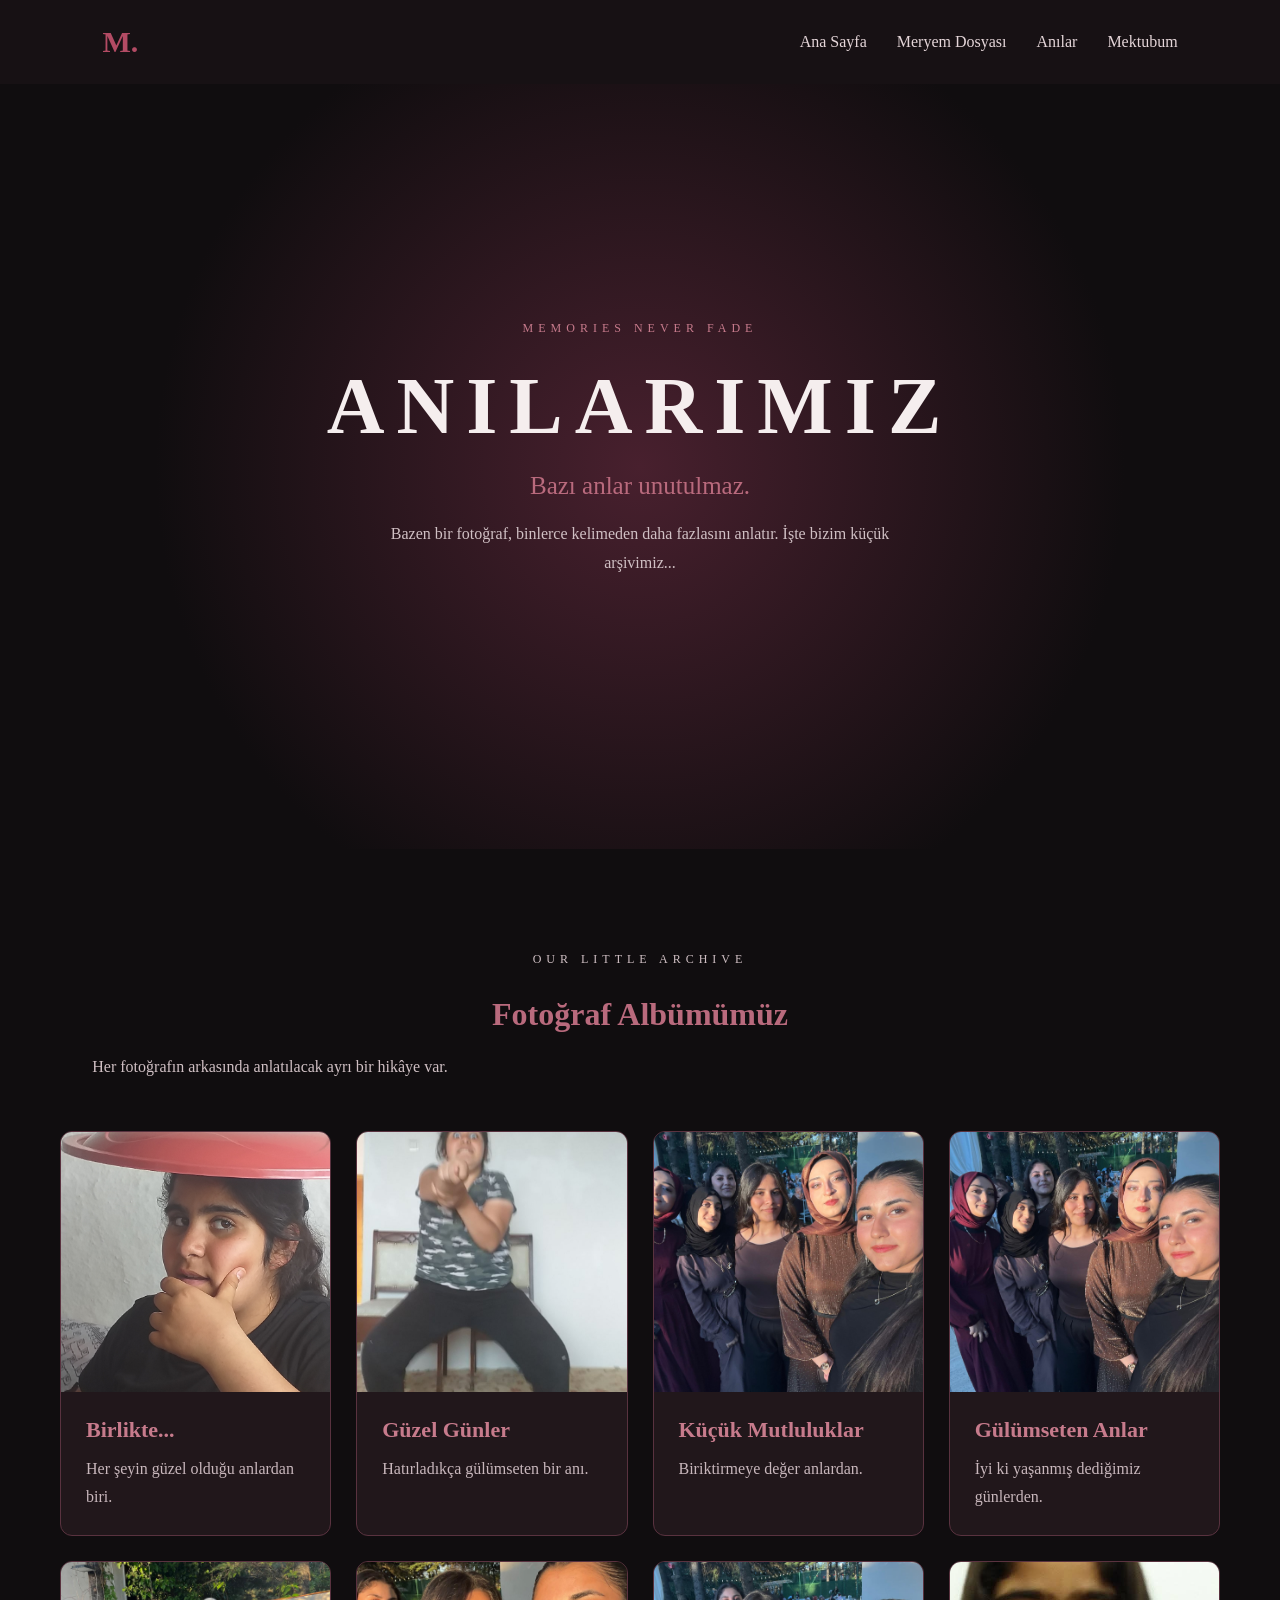
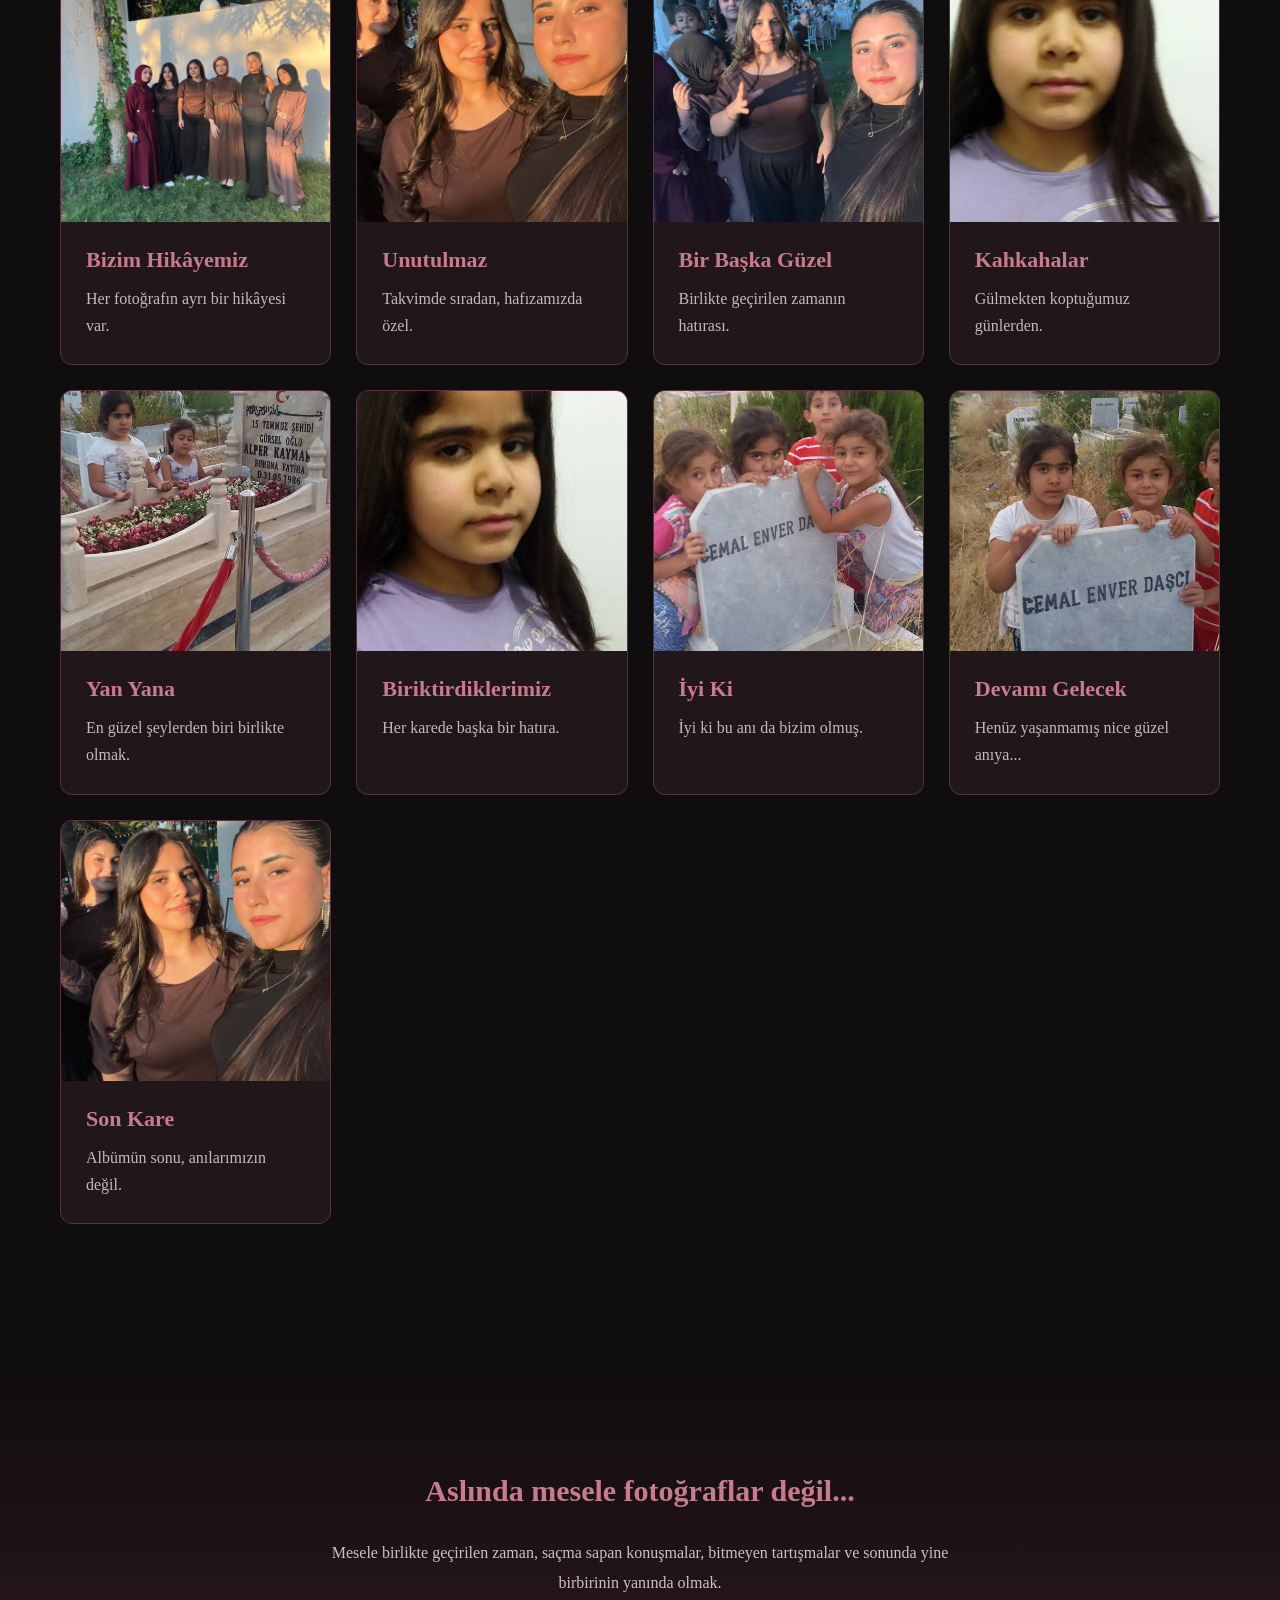
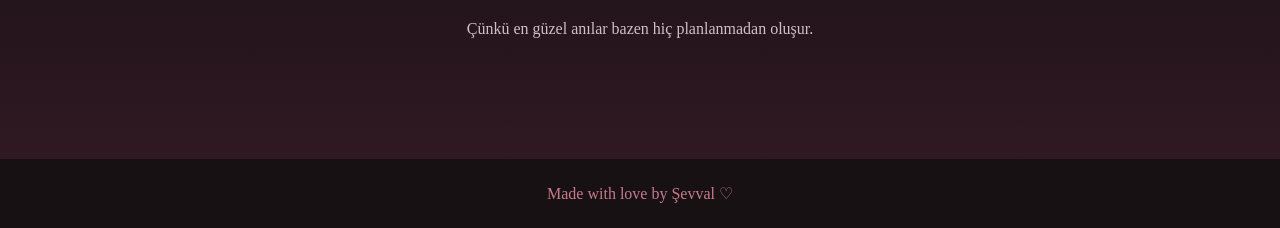
<file: pages/anilar.html>
<!DOCTYPE html>
<html lang="tr">

<head>
    <meta charset="UTF-8">
    <meta name="viewport" content="width=device-width, initial-scale=1.0">

    <title>Anılarımız | Meryem</title>

    <link rel="stylesheet" href="../css/style.css">
</head>

<body>

    <!-- MENÜ -->
    <header>
        <nav class="navbar">

            <a href="../index.html" class="logo">M.</a>

            <ul>
                <li><a href="../index.html">Ana Sayfa</a></li>
                <li><a href="dosya.html">Meryem Dosyası</a></li>
                <li><a href="anilar.html">Anılar</a></li>
                <li><a href="mektup.html">Mektubum</a></li>
            </ul>

        </nav>
    </header>


    <!-- SAYFA GİRİŞİ -->
    <section class="hero">

        <p class="small-title">MEMORIES NEVER FADE</p>

        <h1>ANILARIMIZ</h1>

        <h2>Bazı anlar unutulmaz.</h2>

        <p class="description">
            Bazen bir fotoğraf, binlerce kelimeden
            daha fazlasını anlatır.
            İşte bizim küçük arşivimiz...
        </p>

    </section>


    <!-- FOTOĞRAF GALERİSİ -->
    <section class="content-section">

        <p class="small-title">OUR LITTLE ARCHIVE</p>

        <h2>Fotoğraf Albümümüz</h2>

        <p class="description">
            Her fotoğrafın arkasında anlatılacak
            ayrı bir hikâye var.
        </p>


        <div class="memory-gallery">

            <div class="memory-card">
                <img src="../images/meryem1.jpg" alt="Birinci anımız">
                <div class="memory-info">
                    <h3>Birlikte...</h3>
                    <p>Her şeyin güzel olduğu anlardan biri.</p>
                </div>
            </div>


            <div class="memory-card">
                <img src="../images/meryem2.jpg" alt="İkinci anımız">
                <div class="memory-info">
                    <h3>Güzel Günler</h3>
                    <p>Hatırladıkça gülümseten bir anı.</p>
                </div>
            </div>


            <div class="memory-card">
                <img src="../images/meryem3.jpg" alt="Üçüncü anımız">
                <div class="memory-info">
                    <h3>Küçük Mutluluklar</h3>
                    <p>Biriktirmeye değer anlardan.</p>
                </div>
            </div>


            <div class="memory-card">
                <img src="../images/meryem4.jpg" alt="Dördüncü anımız">
                <div class="memory-info">
                    <h3>Gülümseten Anlar</h3>
                    <p>İyi ki yaşanmış dediğimiz günlerden.</p>
                </div>
            </div>


            <div class="memory-card">
                <img src="../images/meryem5.jpg" alt="Beşinci anımız">
                <div class="memory-info">
                    <h3>Bizim Hikâyemiz</h3>
                    <p>Her fotoğrafın ayrı bir hikâyesi var.</p>
                </div>
            </div>


            <div class="memory-card">
                <img src="../images/meryem6.jpg" alt="Altıncı anımız">
                <div class="memory-info">
                    <h3>Unutulmaz</h3>
                    <p>Takvimde sıradan, hafızamızda özel.</p>
                </div>
            </div>


            <div class="memory-card">
                <img src="../images/meryem7.jpg" alt="Yedinci anımız">
                <div class="memory-info">
                    <h3>Bir Başka Güzel</h3>
                    <p>Birlikte geçirilen zamanın hatırası.</p>
                </div>
            </div>


            <div class="memory-card">
                <img src="../images/meryem8.jpg" alt="Sekizinci anımız">
                <div class="memory-info">
                    <h3>Kahkahalar</h3>
                    <p>Gülmekten koptuğumuz günlerden.</p>
                </div>
            </div>


            <div class="memory-card">
                <img src="../images/meryem9.jpg" alt="Dokuzuncu anımız">
                <div class="memory-info">
                    <h3>Yan Yana</h3>
                    <p>En güzel şeylerden biri birlikte olmak.</p>
                </div>
            </div>


            <div class="memory-card">
                <img src="../images/meryem10.jpg" alt="Onuncu anımız">
                <div class="memory-info">
                    <h3>Biriktirdiklerimiz</h3>
                    <p>Her karede başka bir hatıra.</p>
                </div>
            </div>


            <div class="memory-card">
                <img src="../images/meryem11.jpg" alt="On birinci anımız">
                <div class="memory-info">
                    <h3>İyi Ki</h3>
                    <p>İyi ki bu anı da bizim olmuş.</p>
                </div>
            </div>


            <div class="memory-card">
                <img src="../images/meryem12.jpg" alt="On ikinci anımız">
                <div class="memory-info">
                    <h3>Devamı Gelecek</h3>
                    <p>Henüz yaşanmamış nice güzel anıya...</p>
                </div>
            </div>


            <div class="memory-card">
                <img src="../images/meryem13.jpg" alt="On üçüncü anımız">
                <div class="memory-info">
                    <h3>Son Kare</h3>
                    <p>Albümün sonu, anılarımızın değil.</p>
                </div>
            </div>

        </div>

    </section>


    <!-- ANILAR HAKKINDA MESAJ -->
    <section class="memory-message">

        <h2>Aslında mesele fotoğraflar değil...</h2>

        <p>
            Mesele birlikte geçirilen zaman,
            saçma sapan konuşmalar,
            bitmeyen tartışmalar ve sonunda
            yine birbirinin yanında olmak.
        </p>

        <p>
            Çünkü en güzel anılar bazen
            hiç planlanmadan oluşur.
        </p>

    </section>


    <!-- ALT BİLGİ -->
    <footer>

        <p>Made with love by Şevval ♡</p>

    </footer>

</body>
</html>
</file>
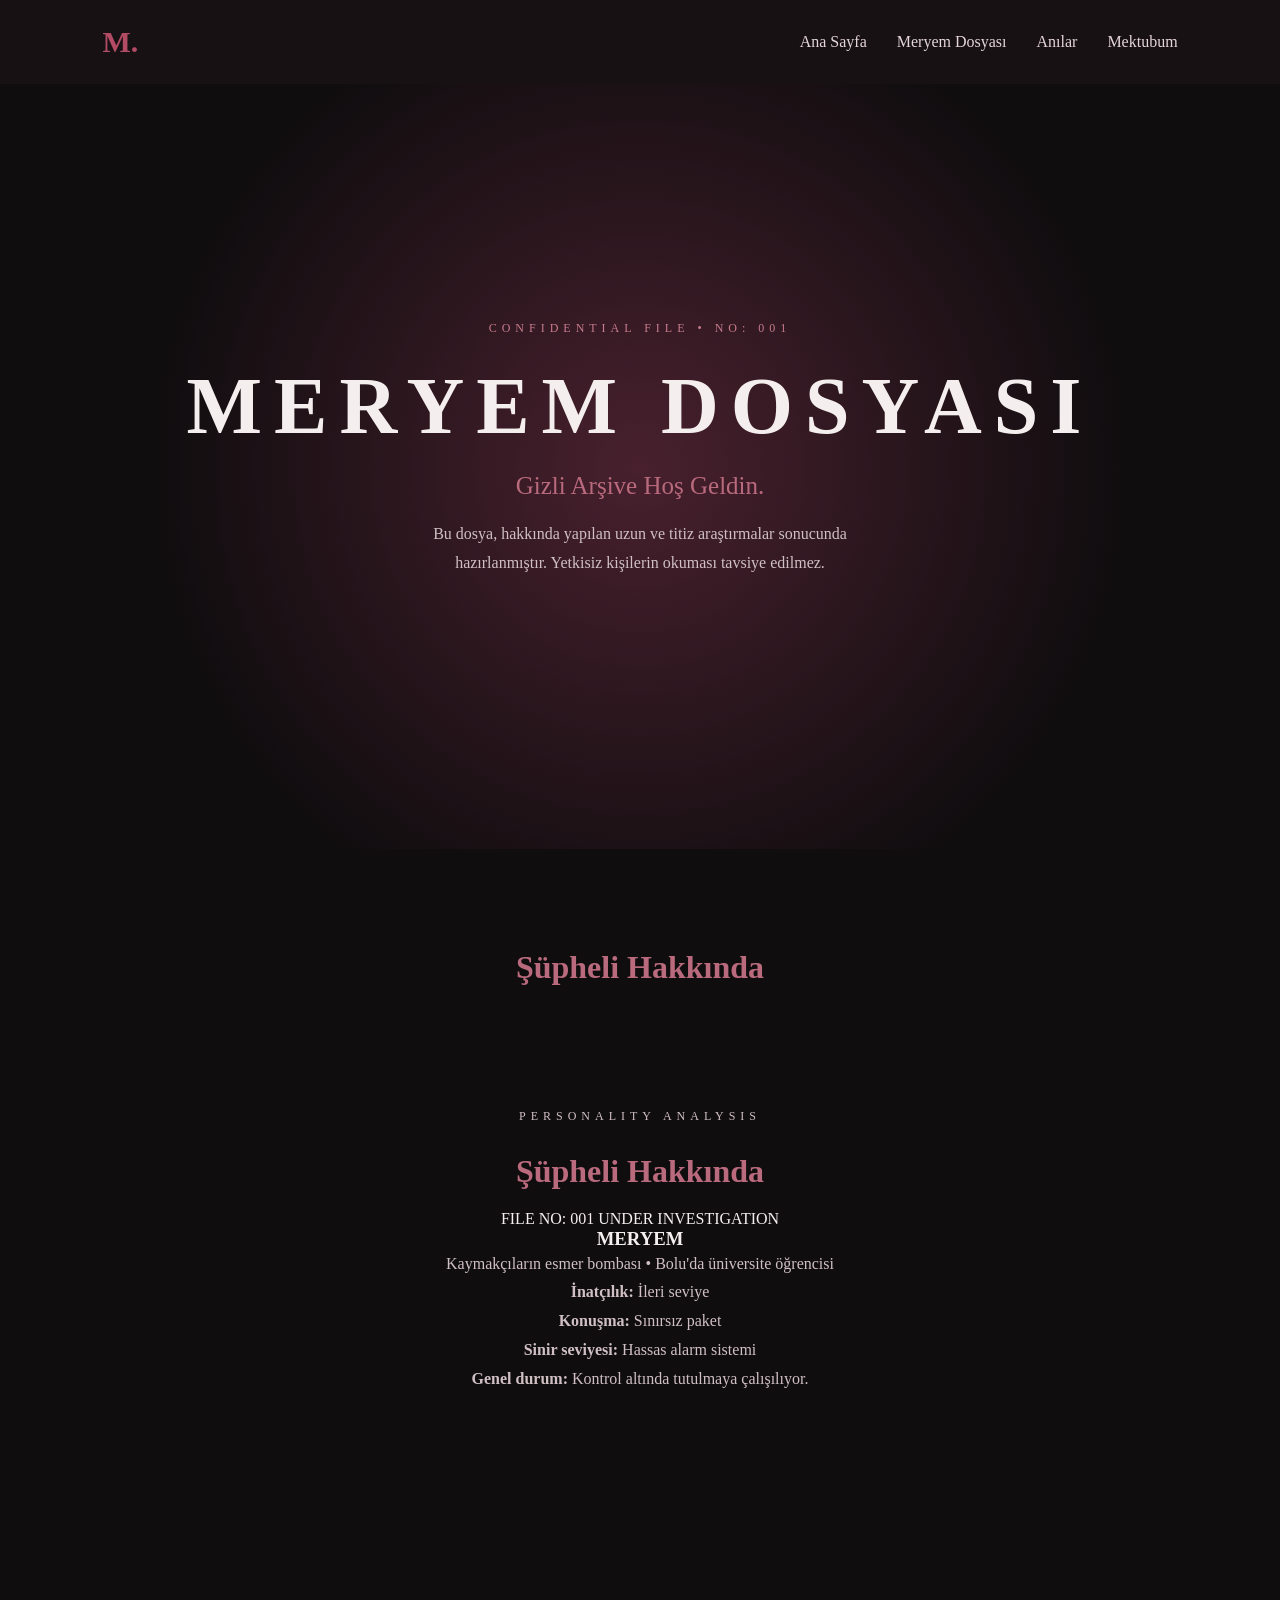
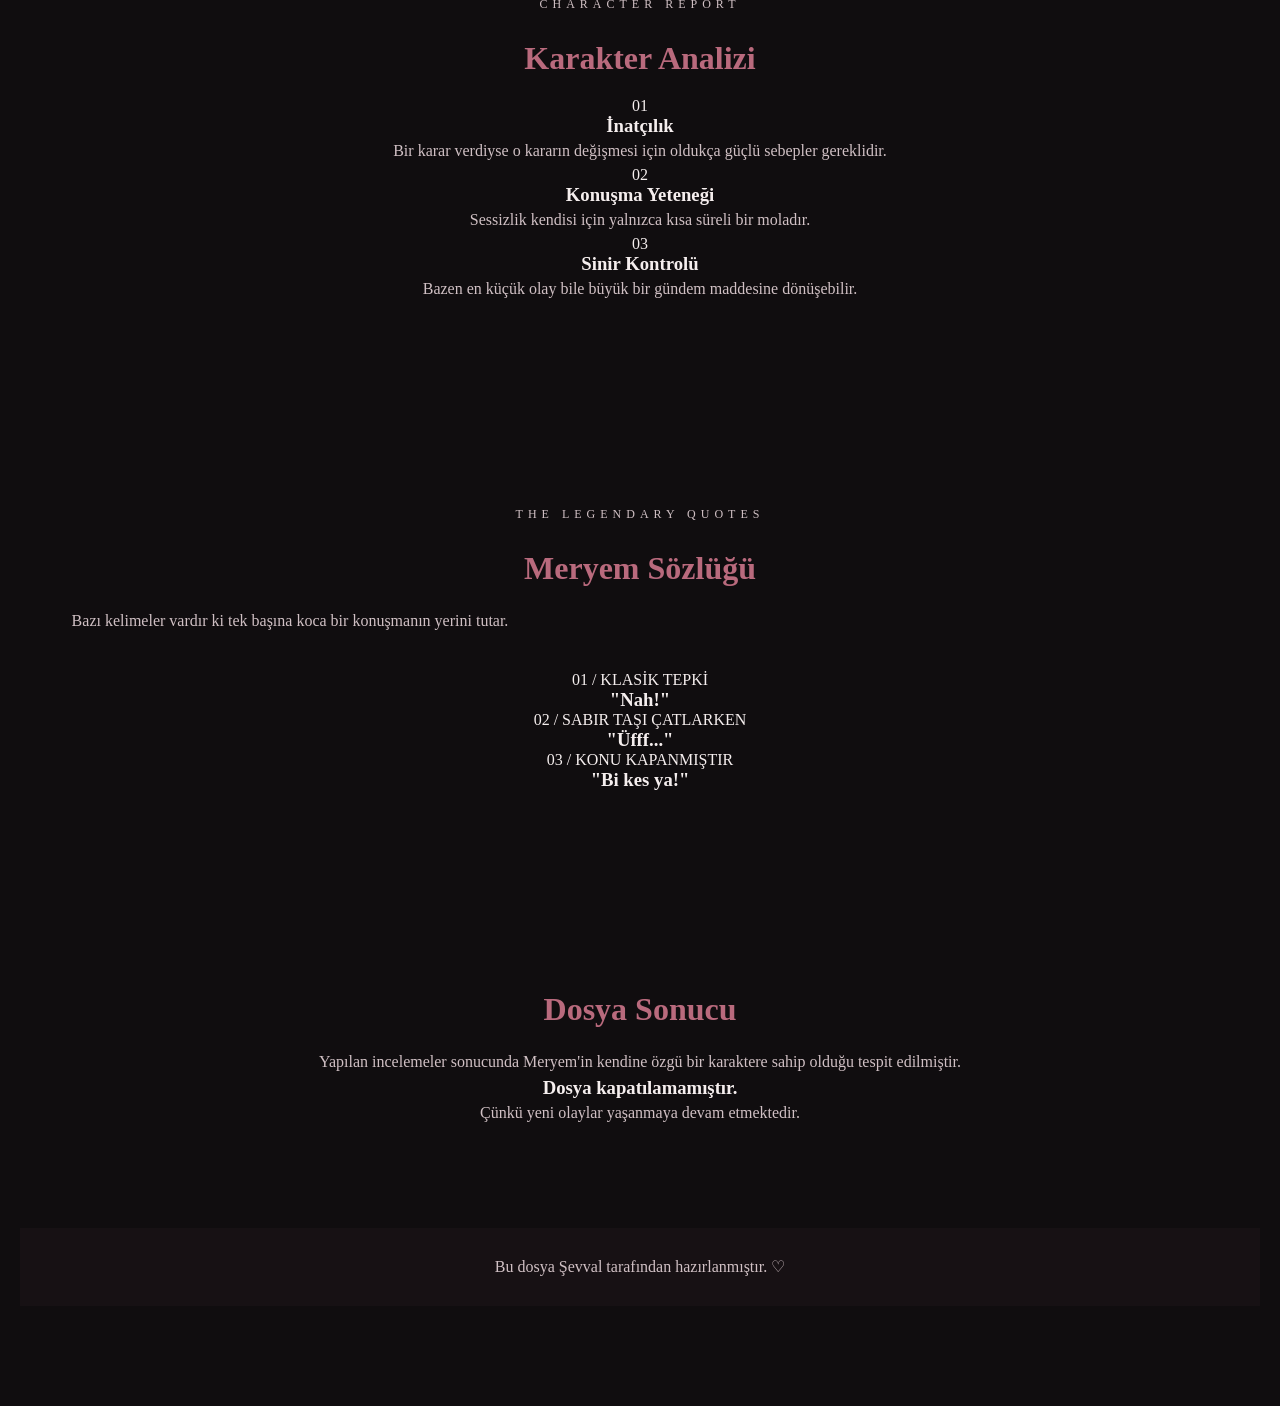
<file: pages/dosya.html>
<!DOCTYPE html>
<html lang="tr">

<head>
    <meta charset="UTF-8">
    <meta name="viewport" content="width=device-width, initial-scale=1.0">

    <title>Meryem Dosyası | Gizli Arşiv</title>

    <link rel="stylesheet" href="../css/style.css">
</head>

<body>

    <!-- MENÜ -->
    <header>
        <nav class="navbar">
            <a href="../index.html" class="logo">M.</a>

            <ul>
                <li><a href="../index.html">Ana Sayfa</a></li>
                <li><a href="dosya.html">Meryem Dosyası</a></li>
                <li><a href="anilar.html">Anılar</a></li>
                <li><a href="mektup.html">Mektubum</a></li>
            </ul>
        </nav>
    </header>

    <!-- SAYFA BAŞLIĞI -->
    <section class="hero">
        <p class="small-title">CONFIDENTIAL FILE • NO: 001</p>

        <h1>MERYEM DOSYASI</h1>

        <h2>Gizli Arşive Hoş Geldin.</h2>

        <p class="description">
            Bu dosya, hakkında yapılan uzun ve titiz
            araştırmalar sonucunda hazırlanmıştır.
            Yetkisiz kişilerin okuması tavsiye edilmez.
        </p>
    </section>

    <!-- KİŞİLİK ANALİZİ -->
    <section class="content-section">

        <h2>Şüpheli Hakkında</h2>
        
<!-- MERYEM PROFİLİ -->
<section class="content-section">

    <p class="small-title">PERSONALITY ANALYSIS</p>

    <h2>Şüpheli Hakkında</h2>

    <div class="profile-card">

        <div class="profile-header">
            <span class="file-number">FILE NO: 001</span>
            <span class="status">UNDER INVESTIGATION</span>
        </div>

        <h3>MERYEM</h3>

        <p class="profile-subtitle">
          Kaymakçıların esmer bombası • Bolu'da üniversite öğrencisi
        </p>

        <div class="profile-details">
            <p><strong>İnatçılık:</strong> İleri seviye</p>
            <p><strong>Konuşma:</strong> Sınırsız paket</p>
            <p><strong>Sinir seviyesi:</strong> Hassas alarm sistemi</p>
            <p><strong>Genel durum:</strong> Kontrol altında tutulmaya çalışılıyor.</p>
        </div>

    </div>

</section>


<!-- KARAKTER ÖZELLİKLERİ -->
<section class="content-section">

    <p class="small-title">CHARACTER REPORT</p>

    <h2>Karakter Analizi</h2>

    <div class="trait-container">

        <div class="trait-card">
            <span>01</span>
            <h3>İnatçılık</h3>
            <p>
                Bir karar verdiyse o kararın değişmesi
                için oldukça güçlü sebepler gereklidir.
            </p>
        </div>

        <div class="trait-card">
            <span>02</span>
            <h3>Konuşma Yeteneği</h3>
            <p>
                Sessizlik kendisi için yalnızca
                kısa süreli bir moladır.
            </p>
        </div>

        <div class="trait-card">
            <span>03</span>
            <h3>Sinir Kontrolü</h3>
            <p>
                Bazen en küçük olay bile
                büyük bir gündem maddesine dönüşebilir.
            </p>
        </div>

    </div>

</section>


<!-- MEŞHUR SÖZLER -->
<section class="content-section">

    <p class="small-title">THE LEGENDARY QUOTES</p>

    <h2>Meryem Sözlüğü</h2>

    <p class="description">
        Bazı kelimeler vardır ki tek başına
        koca bir konuşmanın yerini tutar.
    </p>

    <div class="quote-container">

        <div class="quote-card">
            <span>01 / KLASİK TEPKİ</span>
            <h3>"Nah!"</h3>
        </div>

        <div class="quote-card">
            <span>02 / SABIR TAŞI ÇATLARKEN</span>
            <h3>"Üfff..."</h3>
        </div>

        <div class="quote-card">
            <span>03 / KONU KAPANMIŞTIR</span>
            <h3>"Bi kes ya!"</h3>
        </div>

    </div>

</section>


<!-- DOSYA SONU -->
<section class="content-section final-report">

    <h2>Dosya Sonucu</h2>

    <p>
        Yapılan incelemeler sonucunda Meryem'in
        kendine özgü bir karaktere sahip olduğu
        tespit edilmiştir.
    </p>

    <h3>Dosya kapatılamamıştır.</h3>

    <p>Çünkü yeni olaylar yaşanmaya devam etmektedir.</p>

</section>

    <footer>
        <p>Bu dosya Şevval tarafından hazırlanmıştır. ♡</p>
    </footer>

</body>
</html>
</file>
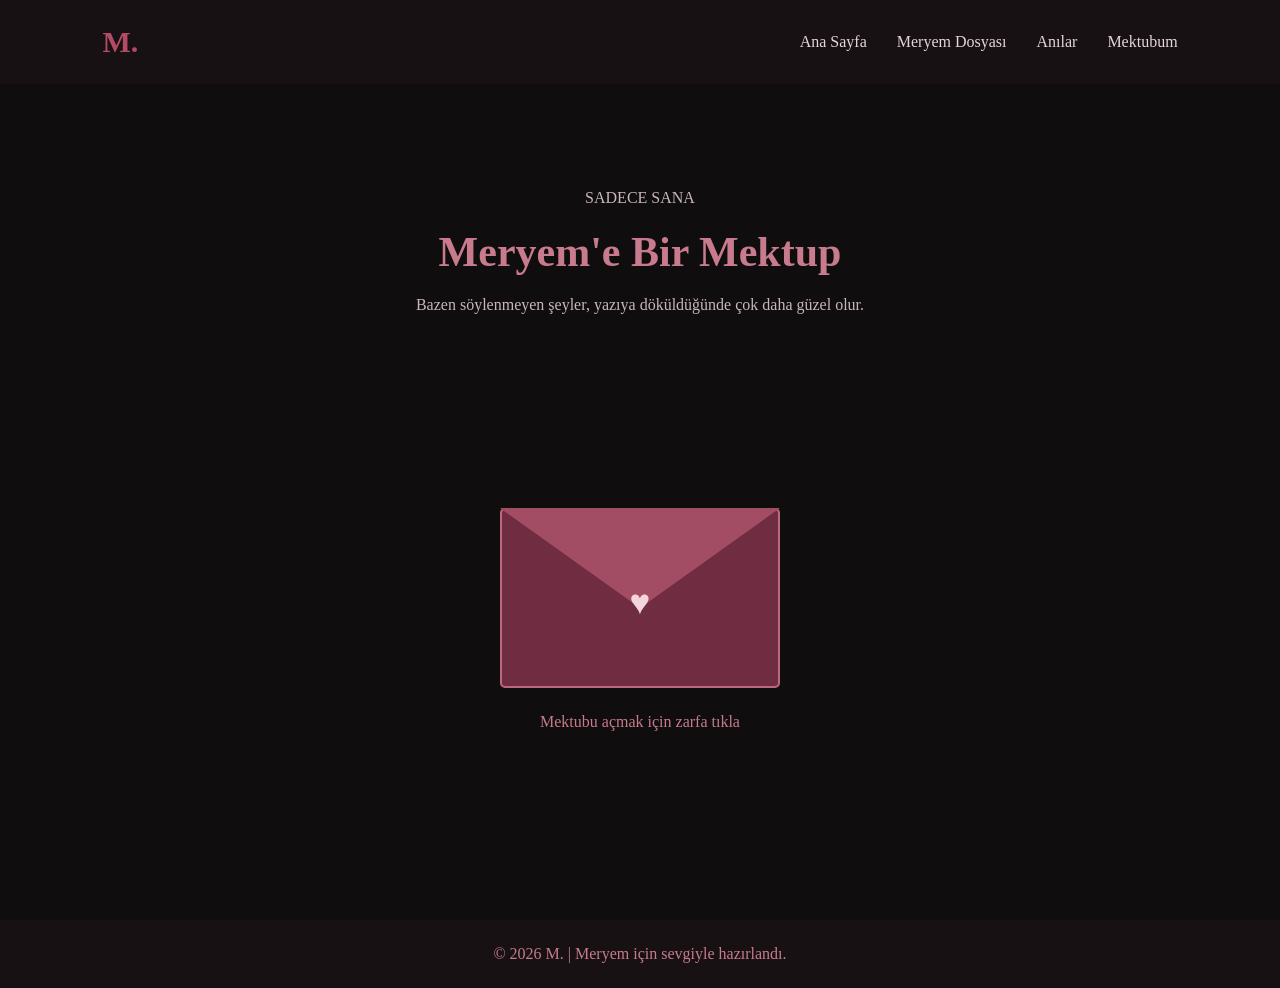
<file: pages/mektup.html>
<!DOCTYPE html>
<html lang="tr">
<head>
    <meta charset="UTF-8">
    <meta name="viewport" content="width=device-width, initial-scale=1.0">
    <title>Mektubum | Meryem</title>
    <link rel="stylesheet" href="../css/style.css">
</head>
<body>

    <header>
        <nav class="navbar">
            <a href="../index.html" class="logo">M.</a>

            <ul>
                <li><a href="../index.html">Ana Sayfa</a></li>
                <li><a href="dosya.html">Meryem Dosyası</a></li>
                <li><a href="anilar.html">Anılar</a></li>
                <li><a href="mektup.html" class="active">Mektubum</a></li>
            </ul>
        </nav>
    </header>

    <section class="letter-hero">
        <p class="section-subtitle">SADECE SANA</p>
        <h1>Meryem'e Bir Mektup</h1>
        <p>
            Bazen söylenmeyen şeyler, yazıya döküldüğünde
            çok daha güzel olur.
        </p>
    </section>

    <main class="letter-section">

        <div class="envelope-container" id="envelope">
            <div class="envelope">
                <div class="envelope-flap"></div>
                <div class="envelope-body"></div>
                <div class="envelope-heart">♥</div>
            </div>

            <p class="envelope-hint">Mektubu açmak için zarfa tıkla</p>
        </div>

        <div class="letter-paper" id="letter">
            <h2>Sevgili Meryem,</h2>

            <p>
                Nereden başlasam bilmiyorum. Bazen seni anlatmak için
                kelimeler yetmez, bazen de tek bir "üfff" demen
                her şeyi anlatmaya yeter.
            </p>

            <p>
                Birlikte geçirdiğimiz zamanların, yaptığımız
                saçmalıkların ve bitmek bilmeyen konuşmalarımızın
                benim için ayrı bir yeri var.
            </p>

            <p>
                Bazen inatçı, bazen sinirli, bazen de dünyanın
                en konuşkan insanı olsan da seni sen yapan
                bütün bu özelliklerinle çok özelsin.
            </p>

            <p>
                Umarım hayat karşına hep güzel insanlar,
                güzel fırsatlar ve unutamayacağın anılar çıkarır.
                Nerede olursan ol, kendin olmaktan vazgeçme.
            </p>

            <p class="letter-ending">
                İyi ki varsın Meryem. ♥
            </p>

            <p class="letter-signature"> Şevval ve Elif'ten Sevgiyle...</p>

            <button id="closeLetter" class="letter-close">
                Mektubu kapat
            </button>
        </div>

    </main>

    <footer>
        <p>© 2026 M. | Meryem için sevgiyle hazırlandı.</p>
    </footer>

    <script src="../script.js/süpriz.js"></script>
</body>
</html>
</file>
<file: css/style.css>
/* GENEL AYARLAR */

* {
    margin: 0;
    padding: 0;
    box-sizing: border-box;
    scroll-behavior: smooth;
}

body {
    background-color: #100D0F;
    color: #F5EEEE;
    font-family: Georgia, serif;
}

/* MENÜ */

header {
    width: 100%;
    padding: 25px 8%;
    background-color: #171114;
}

.navbar {
    display: flex;
    justify-content: space-between;
    align-items: center;
}

.logo {
    color: #B34B64;
    font-size: 30px;
    text-decoration: none;
    font-weight: bold;
}

.navbar ul {
    display: flex;
    list-style: none;
    gap: 30px;
}

.navbar ul a {
    color: #E5D6D9;
    text-decoration: none;
    transition: 0.3s;
}

.navbar ul a:hover {
    color: #BD6277;
}

/* ANA SAYFA */

.hero {
    min-height: 85vh;
    display: flex;
    flex-direction: column;
    align-items: center;
    justify-content: center;
    text-align: center;
    padding: 40px 20px;

    background:
    radial-gradient(circle, #48202E 0%, #100D0F 65%);
}

.small-title {
    color: #C77B8C;
    letter-spacing: 5px;
    font-size: 12px;
    margin-bottom: 25px;
}

.hero h1 {
    font-size: clamp(42px, 8vw, 80px);
    letter-spacing: 12px;
    margin-bottom: 20px;
}

.hero h2 {
    color: #B96A7D;
    font-size: 25px;
    font-weight: normal;
    margin-bottom: 20px;
}

.description {
    max-width: 500px;
    line-height: 1.8;
    color: #D0C0C4;
    margin-bottom: 35px;
}

.surprise-button {
    background-color: #762E43;
    color: white;
    padding: 15px 35px;
    border-radius: 30px;
    text-decoration: none;
    transition: 0.3s;
}

.surprise-button:hover {
    background-color: #A84B65;
    transform: translateY(-4px);
}

/* İÇERİK BÖLÜMLERİ */

.content-section {
    padding: 100px 20px;
    text-align: center;
    min-height: 300px;
}

.content-section h2 {
    color: #B96A7D;
    font-size: 32px;
    margin-bottom: 20px;
}

.content-section p {
    color: #D0C0C4;
    line-height: 1.8;
}

/* ALT BİLGİ */

footer {
    background-color: #171114;
    text-align: center;
    padding: 25px;
    color: #C77B8C;
}

/* TELEFON UYUMLULUĞU */

@media (max-width: 650px) {

    .navbar {
        flex-direction: column;
        gap: 20px;
    }

    .navbar ul {
        flex-wrap: wrap;
        justify-content: center;
        gap: 15px;
    }

    .hero h1 {
        letter-spacing: 6px;
    }

}

/* MERYEM DOSYASI KARTLARI */

.info-card {
    max-width: 550px;
    margin: 40px auto;
    padding: 35px;

    background-color: #1D1519;
    border: 1px solid #71394A;
    border-radius: 12px;

    text-align: left;
    line-height: 2;
    transition: 0.3s;
}

.info-card:hover {
    transform: translateY(-5px);
    border-color: #B96A7D;
}

.info-card h3 {
    color: #C77B8C;
    margin-bottom: 15px;
}

.info-card p {
    color: #D0C0C4;
}

/* =================================
   ANILAR SAYFASI
================================= */


/* FOTOĞRAF GALERİSİ */

.memory-gallery {
    display: grid;
    grid-template-columns: repeat(4, minmax(0, 1fr));
    gap: 25px;

    max-width: 1200px;
    margin: 50px auto;
    padding: 0 20px;
}


/* FOTOĞRAF KARTLARI */

.memory-card {
    background-color: #21171B;

    border: 1px solid #59323F;
    border-radius: 12px;

    overflow: hidden;
    text-align: left;

    transition: 0.4s;
}


/* KART HAREKETİ */

.memory-card:hover {
    transform: translateY(-8px);

    border-color: #B96A7D;

    box-shadow: 0 15px 30px rgba(0,0,0,0.3);
}


/* FOTOĞRAFLAR */

.memory-card img {
    width: 100%;
    height: 260px;

    object-fit: cover;
    display: block;

    transition: 0.4s;
}

.memory-card:hover img {
    transform: scale(1.04);
}


/* FOTOĞRAF AÇIKLAMALARI */

.memory-info {
    padding: 25px;
}

.memory-info h3 {
    color: #C77B8C;

    margin-bottom: 12px;

    font-size: 22px;
}

.memory-info p {
    color: #C8B7BC;

    line-height: 1.7;
}


/* ANILAR MESAJI */

.memory-message {
    padding: 100px 20px;

    text-align: center;

    background: linear-gradient(
        180deg,
        #100D0F,
        #301923
    );
}

.memory-message h2 {
    color: #C77B8C;

    font-size: 30px;
    margin-bottom: 30px;
}

.memory-message p {
    max-width: 650px;

    margin: 15px auto;

    color: #D0C0C4;

    line-height: 1.9;
}


/* TABLET UYUMLULUĞU */

@media (max-width: 950px) {

    .memory-gallery {
        grid-template-columns: repeat(2, 1fr);
    }

}


/* TELEFON UYUMLULUĞU */

@media (max-width: 550px) {

    .memory-gallery {
        grid-template-columns: 1fr;

        max-width: 450px;
    }

    .memory-card img {
        height: 320px;
    }

    .memory-message h2 {
        font-size: 24px;
    }

}

/* MEKTUP SAYFASI */

.letter-hero {
    text-align: center;
    padding: 100px 20px 50px;
}

.letter-hero h1 {
    color: #C77B8C;
    font-size: 42px;
    margin: 15px 0;
}

.letter-hero p {
    color: #C8B7BC;
    line-height: 1.8;
}

.letter-section {
    min-height: 550px;
    padding: 50px 20px 100px;
    display: flex;
    flex-direction: column;
    align-items: center;
    justify-content: center;
}

.envelope-container {
    cursor: pointer;
    text-align: center;
    transition: 0.4s;
}

.envelope-container:hover {
    transform: translateY(-8px);
}

.envelope {
    width: 280px;
    height: 180px;
    position: relative;
    margin: auto;
}

.envelope-body {
    position: absolute;
    width: 100%;
    height: 100%;
    background: #702D42;
    border: 2px solid #B96A7D;
    border-radius: 5px;
    z-index: 2;
}

.envelope-flap {
    position: absolute;
    top: 0;
    left: 0;
    width: 0;
    height: 0;
    border-left: 140px solid transparent;
    border-right: 140px solid transparent;
    border-top: 100px solid #A34D65;
    z-index: 3;
    transform-origin: top;
    transition: transform 0.6s;
}

.envelope-heart {
    position: absolute;
    top: 75px;
    left: 0;
    right: 0;
    color: #F4D5DC;
    font-size: 35px;
    z-index: 4;
}

.envelope-hint {
    color: #C77B8C;
    margin-top: 25px;
}

.envelope-container.opened .envelope-flap {
    transform: rotateX(180deg);
}

.letter-paper {
    display: none;
    max-width: 650px;
    width: 90%;
    background: #F0E4DC;
    color: #39252B;
    padding: 45px;
    margin-top: 40px;
    border-radius: 5px;
    box-shadow: 0 10px 35px rgba(0, 0, 0, 0.4);
    line-height: 1.9;
}

.letter-paper.show {
    display: block;
    animation: letterAppear 0.8s ease;
}

.letter-paper h2 {
    color: #702D42;
    margin-bottom: 25px;
}

.letter-paper p {
    margin-bottom: 18px;
}

.letter-ending {
    font-weight: bold;
    color: #702D42;
}

.letter-signature {
    text-align: right;
    font-style: italic;
}

.letter-close {
    display: block;
    margin: 25px auto 0;
    padding: 12px 25px;
    background: #702D42;
    color: white;
    border: none;
    border-radius: 5px;
    cursor: pointer;
}

.letter-close:hover {
    background: #963E58;
}

@keyframes letterAppear {
    from {
        opacity: 0;
        transform: translateY(20px);
    }

    to {
        opacity: 1;
        transform: translateY(0);
    }
}

@media (max-width: 550px) {
    .letter-hero h1 {
        font-size: 30px;
    }

    .letter-paper {
        padding: 25px;
    }

    .envelope {
        transform: scale(0.85);
    }
}
</file>
